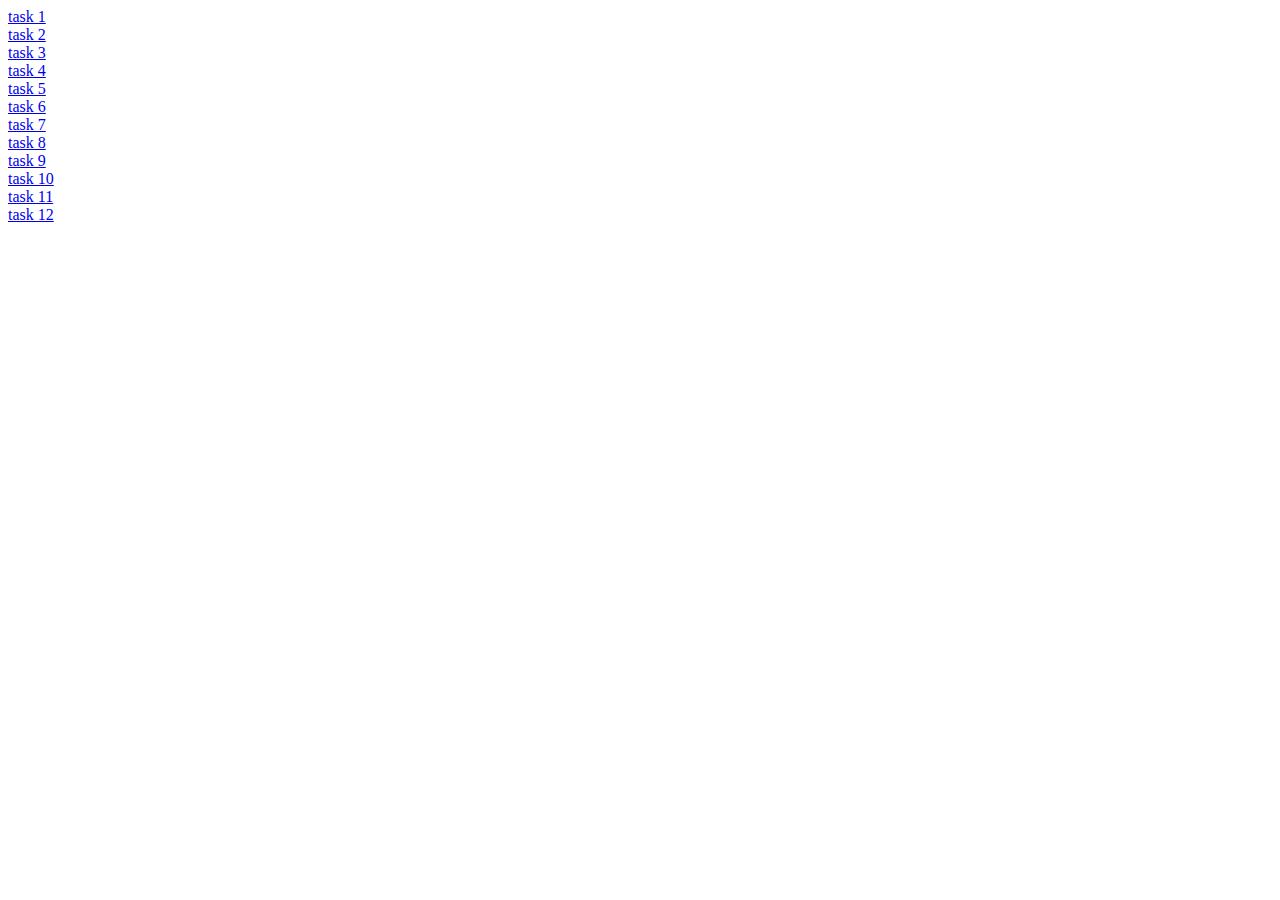
<file: index.html>
<!DOCTYPE html>
<html lang="en">
<head>
    <meta charset="UTF-8">
    <meta name="viewport" content="width=device-width, initial-scale=1.0">
    <title>all task</title>
</head>
<body>
    <div>
    <a href="tasks/task1.html">task 1</a>
</div>

<div>
    <a href="tasks/task2.html">task 2</a>
</div>

<div>
    <a href="tasks/task3.html">task 3</a>
</div>
<div>
    <a href="tasks/task4.html">task 4</a>
</div>

<div>
    <a href="tasks/task5.html">task 5</a>
</div>
<div>
    <a href="tasks/task6.html">task 6</a>
</div>
<div>
    <a href="tasks/task7.html">task 7</a>
</div>
<div>
    <a href="tasks/task8.html">task 8</a>
</div>
<div>
    <a href="tasks/task9.html">task 9</a>
</div>
<div>
    <a href="tasks/task10.html">task 10</a>
</div>
<div>
    <a href="tasks/task11.html">task 11</a>
</div>
<div>
    <a href="tasks/task12.html">task 12</a>
</div>



</body>
</html>
</file>
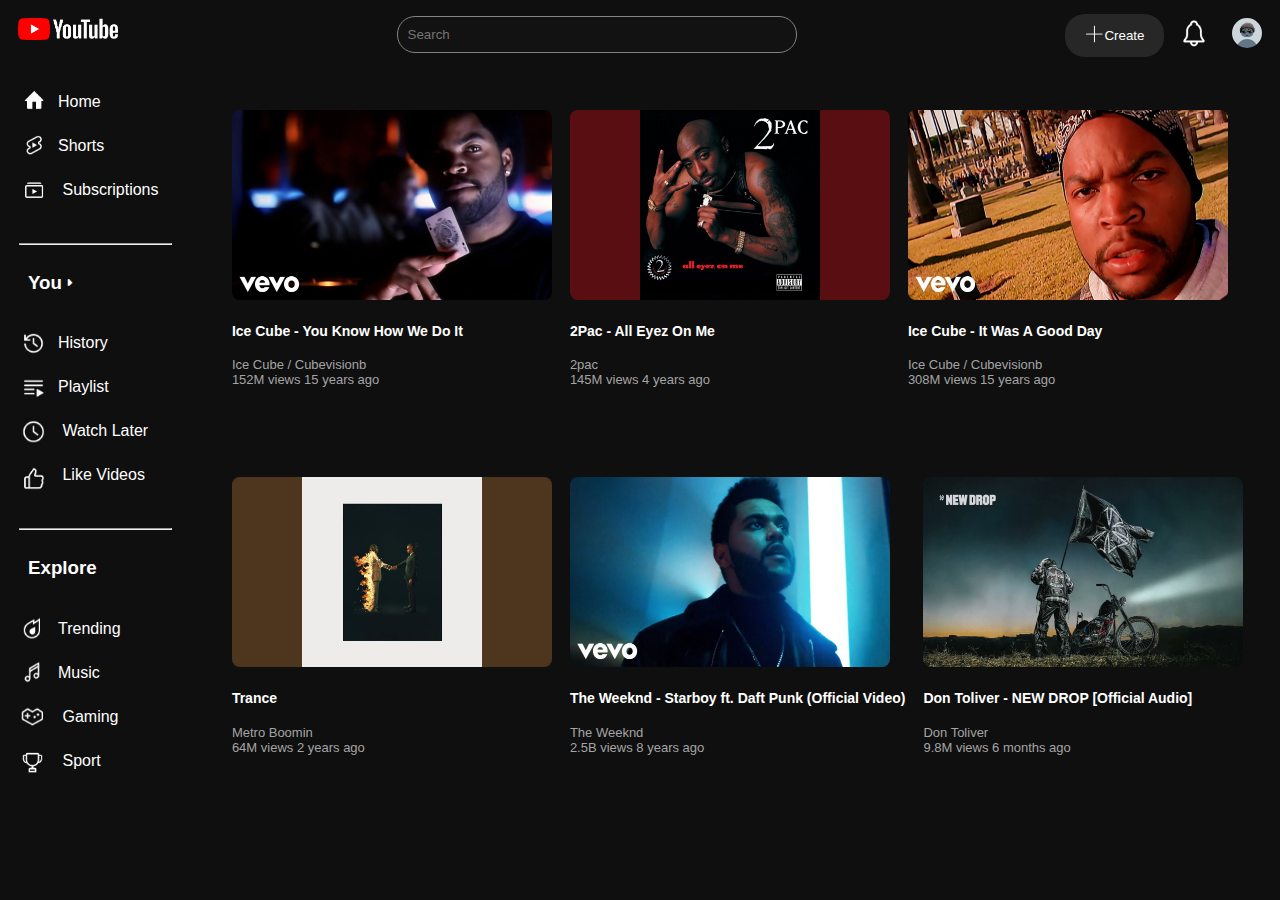
<file: task12/index.html>
<!DOCTYPE html>
<html lang="en">
<head>
    <meta charset="UTF-8">
    <meta name="viewport" content="width=device-width, initial-scale=1.0">
    <title>task 12</title>
    <link rel="stylesheet" href="style.css">
</head>
<body>
    <div class="youtube">
        <div class="header">
            <div><img class="style-img" src="../task12/images/Youtube-Logo-PNG.png" alt=""></div>
            <div><input type="text" placeholder="Search"></div>
            <div>
                <button>
                    <img class="style-img4" src="../task12/images/Screenshot_17-12-2024_193424_www.youtube.com.jpeg" alt=""><span class="s2">Create</span></button>
                <img class="style-img3" src="../task12/images/Screenshot_17-12-2024_193133_www.youtube.com.jpeg" alt="">
                <img class="style-img2" src="../task12/images/f2011bfb4e87a2e5219bd4c2fb02a5e9.jpg" alt="">
            </div>
        </div>

    <div class="hr">

        <div class="list">
            <ul class="list-style">
            <li class="li"><img class="style-img5" src="../task12/images/Screenshot_17-12-2024_195735_www.youtube.come.jpeg" alt=""><span class="s1">Home</span></li>
            <li class="li"><img class="style-img5" src="../task12/images/Screenshot_17-12-2024_195735_www.youdddtube.com.jpeg" alt=""><span class="s1">Shorts</span></li>
            <li class="li"><img class="style-img5" src="../task12/images/Screenshot_17-12-2024_195735_www.youtube.comgggg.jpeg" alt=""> <span class="s1">Subscriptions</span></li>
            <li class="li"></li>
            </ul>
            <hr class="line">
            <h3 class="mr-h">You &#x1F892;</h3>
            <ul class="list-style">
                <li class="li"><img class="style-img5" src="../task12/images/history.jpeg" alt=""><span class="s1">History</span></li>
                <li class="li"><img class="style-img5" src="../task12/images/share.jpeg" alt=""><span class="s1">Playlist</span></li>
                <li class="li"><img class="style-img5" src="../task12/images/time.jpeg"alt=""> <span class="s1">Watch Later</span></li>
                <li class="li"><img class="style-img5" src="../task12/images/like.jpeg"alt=""> <span class="s1">Like Videos</span></li>
                </ul>
                <hr class="line">
                <h3 class="mr-h">Explore</h3>
                <ul class="list-style">
                    <li class="li"><img class="style-img5" src="../task12/images/trending.jpeg" alt=""><span class="s1">Trending</span></li>
                    <li class="li"><img class="style-img5" src="../task12/images/music.jpeg" alt=""><span class="s1">Music</span></li>
                    <li class="li"><img class="style-img5" src="../task12/images/gaming.jpeg"alt=""> <span class="s1">Gaming</span></li>
                    <li class="li"><img class="style-img5" src="../task12/images/achive.jpeg"alt=""> <span class="s1">Sport</span></li>
                    </ul>
        </div>



        <div class="images">
            <figure>
           <img class="style-img6" src="../task12/images/maxresdefault (1).jpg" alt="">
           <figcaption><h4>Ice Cube - You Know How We Do It</h4><p class="mr-p">
        Ice Cube / Cubevisionb <br>
            152M views
            15 years ago</p></figcaption>
        </figure>
        <figure>
            <img class="style-img6" src="../task12/images/maxresdefault (2).jpg" alt="">
            <figcaption><h4>2Pac - All Eyez On Me</h4><p class="mr-p">2pac <br>
                145M views
                4 years ago</p></figcaption>
         </figure>  <figure>
            <img class="style-img6" src="../task12/images/maxres.jpg" alt="">
            <figcaption><h4>Ice Cube - It Was A Good Day</h4><p class="mr-p">Ice Cube / Cubevisionb <br>
                308M views
                15 years ago</p></figcaption>
         </figure>  
         <figure>
            <img class="style-img6" src="../task12/images/trance.jpg" alt="">
            <figcaption><h4>Trance
                </h4><p class="mr-p">
                    Metro Boomin<br>
                    64M views
                    2 years ago</p></figcaption>
         </figure>
         <figure>
            <img class="style-img6" src="../task12/images/maxresdefault (6).jpg" alt="">
            <figcaption><h4>The Weeknd - Starboy ft. Daft Punk (Official Video)
                </h4><p class="mr-p">
                    The Weeknd<br>
                    2.5B views
                    8 years ago
                    </p></figcaption>
         </figure>
         <figure>
            <img class="style-img6" src="../task12/images/maxresdefault (7).jpg" alt="">
            <figcaption><h4>Don Toliver - NEW DROP [Official Audio]
                </h4><p class="mr-p">
                    Don Toliver<br>
                    9.8M views
                6 months ago
                </p></figcaption>
         </figure>
        </div>
    </div>    


    </div>
</body>
</html>
</file>
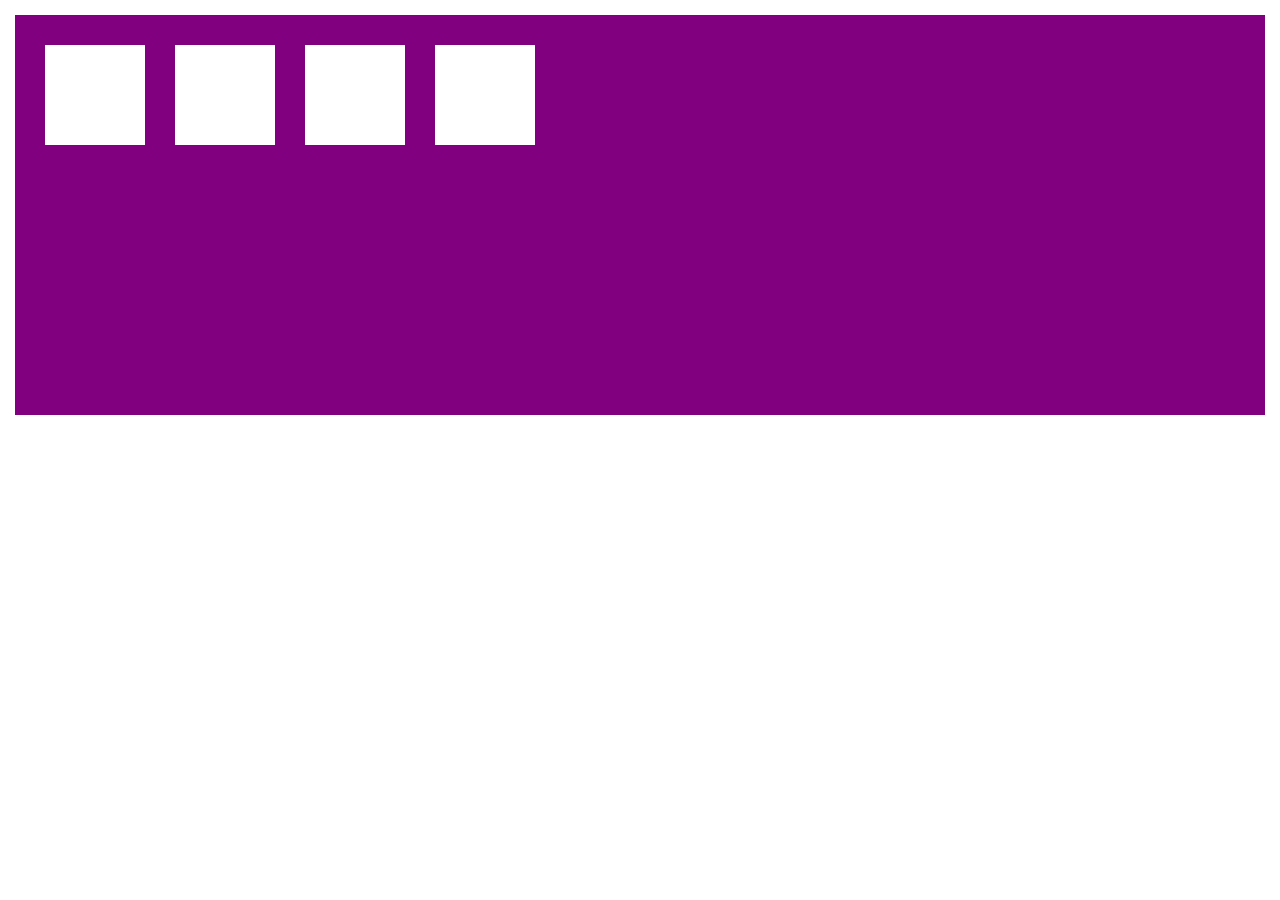
<file: tasks/task1.html>
<!DOCTYPE html>
<html lang="en">
<head>
    <meta charset="UTF-8">
    <meta name="viewport" content="width=device-width, initial-scale=1.0">
    <title>task 1</title>
    <link rel="stylesheet" href="../style.css">
</head>
<body>
<div class="a">

<div class="a0 a1"></div>
<div class="a0 a2"></div>
<div class="a0 a3"></div>
<div class="a0 a4"></div>


</div>




    
</body>
</html>
</file>
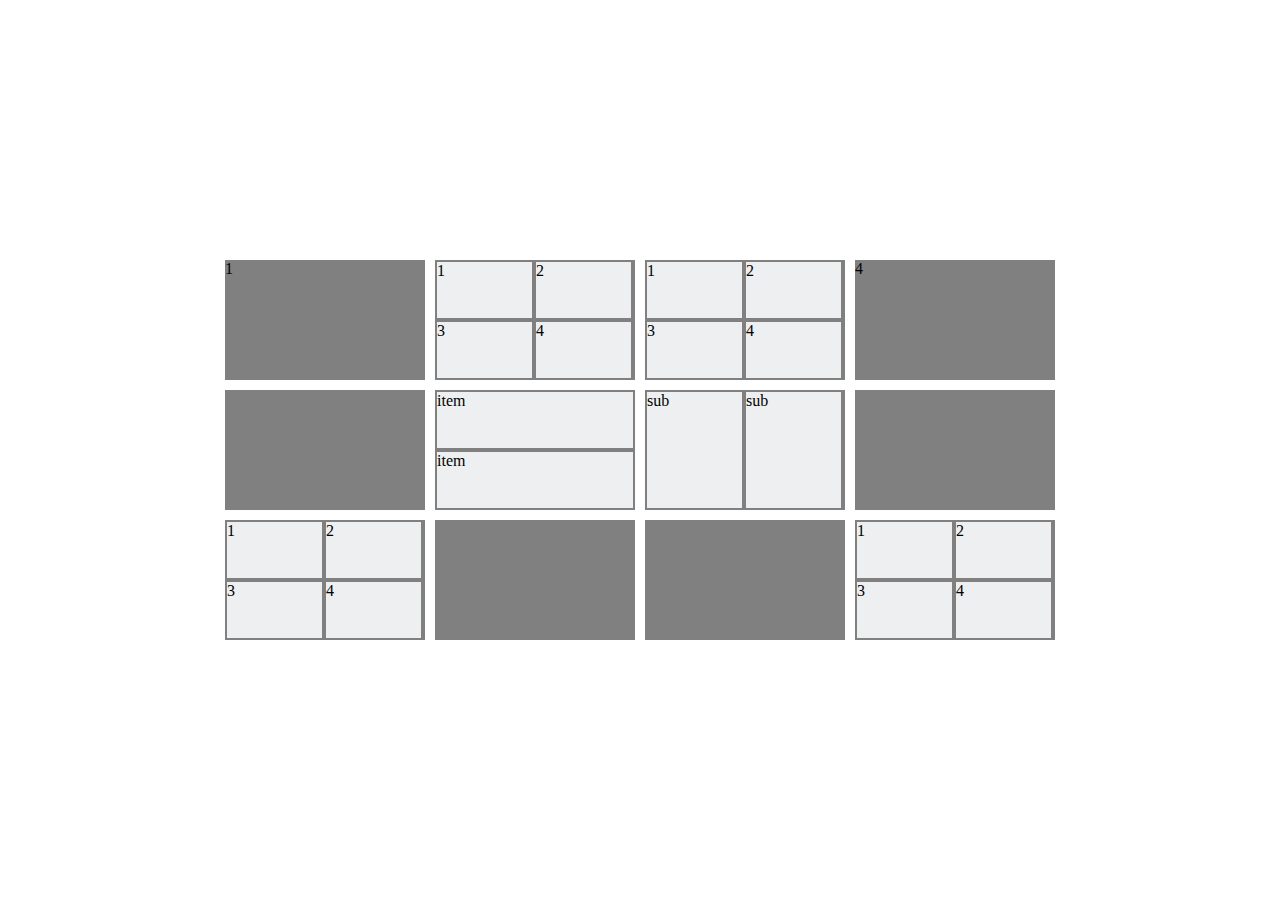
<file: tasks/task11.html>
<!DOCTYPE html>
<html lang="en">
<head>
    <meta charset="UTF-8">
    <meta name="viewport" content="width=device-width, initial-scale=1.0">
    <title>task 11</title>
    <link rel="stylesheet" href="../style.css">

</head>
<body>

<div class="main">
    <div class="main1">
        <div class="sub1">1</div>
        <div class="sub1">
              <div class="sub14">1</div>
              <div class="sub14">2</div>
              <div class="sub14">3</div>
              <div class="sub14">4</div>
        </div>
        <div class="sub1">
                <div class="sub14">1</div>
                <div class="sub14">2</div>
                <div class="sub14">3</div>
                <div class="sub14">4</div>
        </div>
        <div class="sub1">4</div>
    </div>

    <div class="main1">
        <div class="sub1"></div>
        <div class="sub1">
            <div class="sub20">item</div>
            <div class="sub20">item</div>
        </div>
        <div class="sub1">
            <div class="sub21">sub</div>
            <div class="sub21">sub</div>
        </div>
        <div class="sub1"></div>
    </div>

    <div class="main1">
        <div class="sub1">
                <div class="sub14">1</div>
                <div class="sub14">2</div>
                <div class="sub14">3</div>
                <div class="sub14">4</div>
        </div>
        <div class="sub1"></div>
        <div class="sub1"></div>
        <div class="sub1">
            <div class="sub14">1</div>
            <div class="sub14">2</div>
            <div class="sub14">3</div>
            <div class="sub14">4</div
        </div>
    </div>
    </div>
</div>








    
    
</body>
</html>
</file>
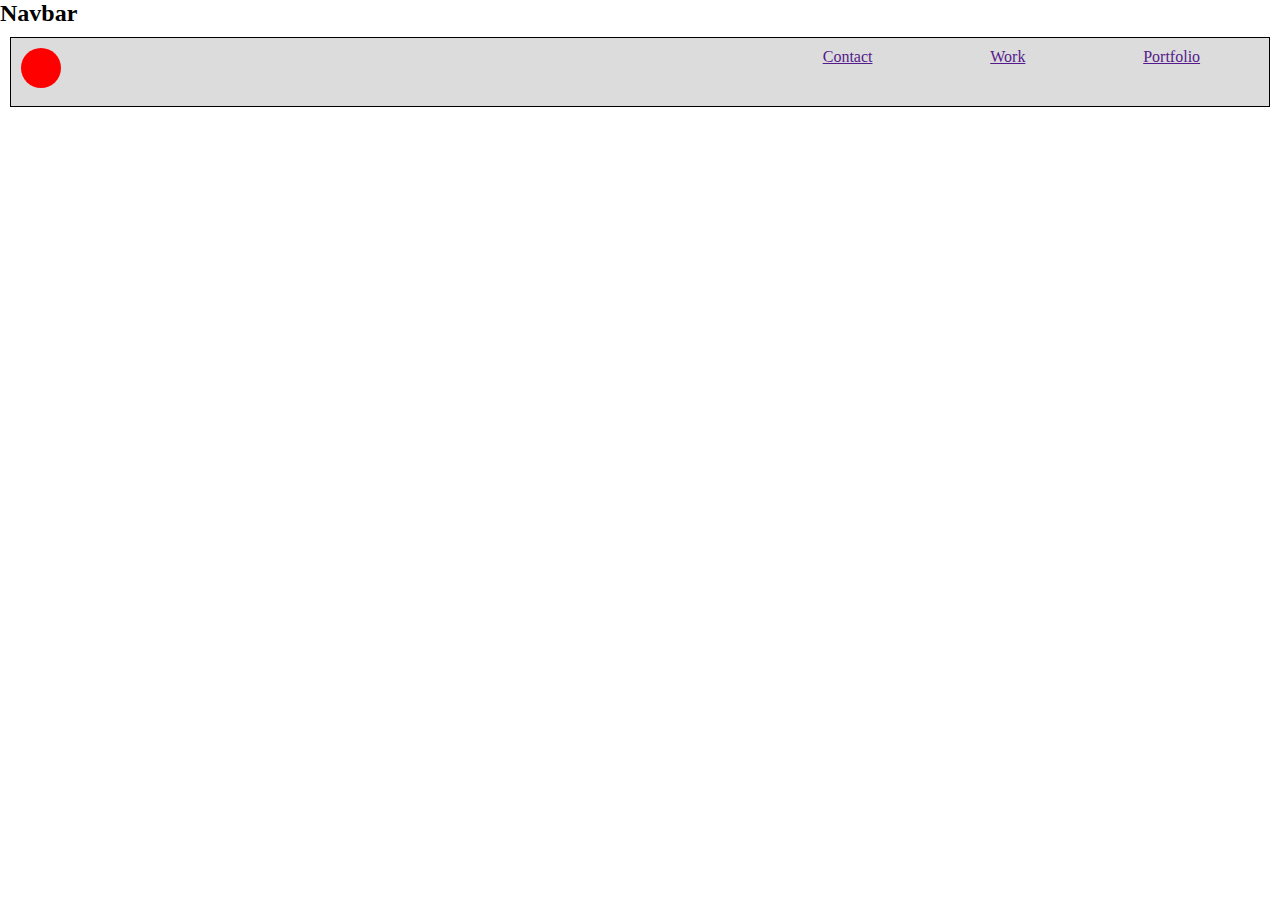
<file: tasks/task2.html>
<!DOCTYPE html>
<html lang="en">
<head>
    <meta charset="UTF-8">
    <meta name="viewport" content="width=device-width, initial-scale=1.0">
    <title>task 2</title>
    <link rel="stylesheet" href="../style.css">

</head>
<body>
<h2 class="b0">Navbar</h2>
<nav class="b1">
<div class="logo"></div>
<div class="b b2"> <a class="b3" href="">Contact</a><a class="b3" href="">Work</a>
  <a class="b3" href="">Portfolio</a>
     </div>



</nav>



    
</body>
</html>
</file>
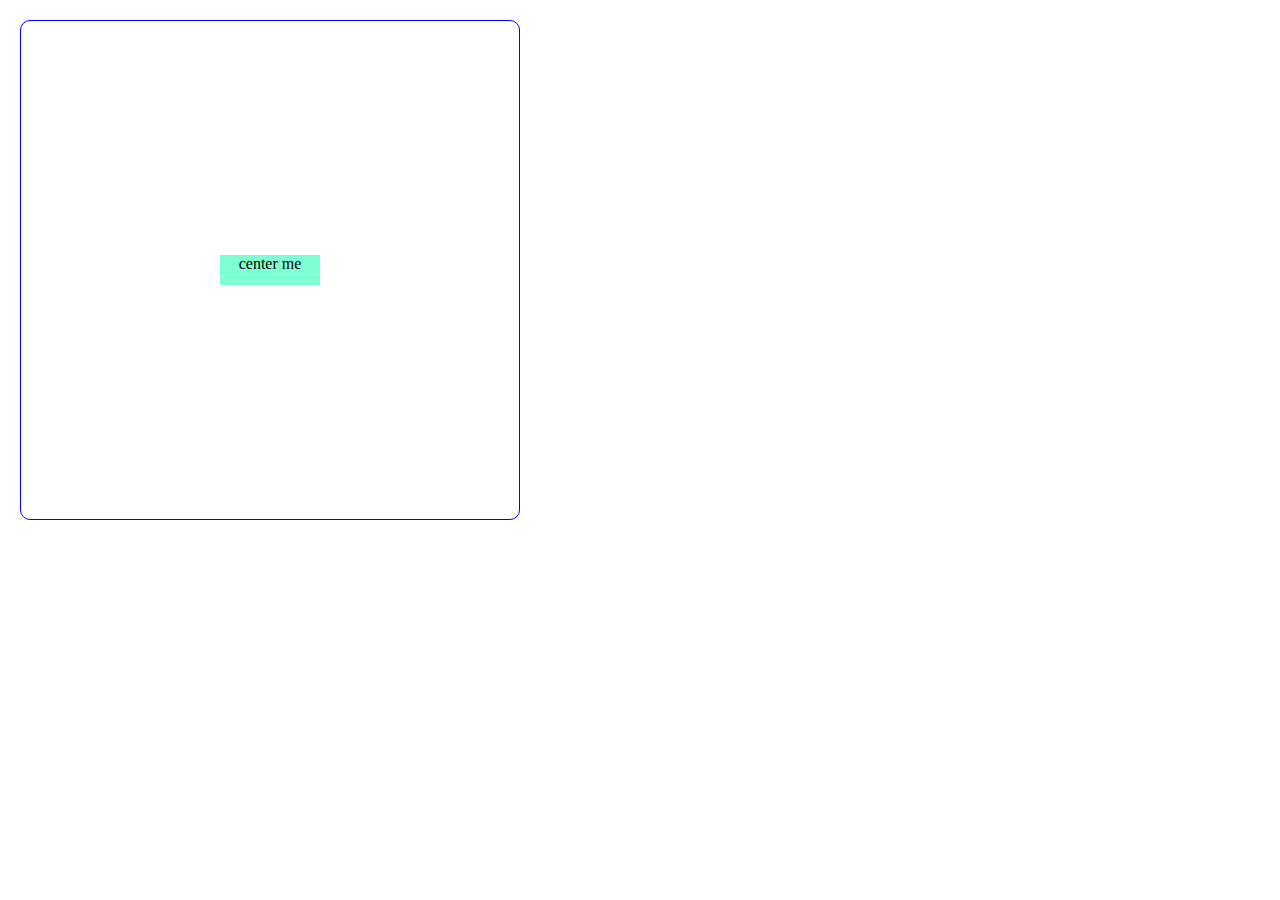
<file: tasks/task3.html>
<!DOCTYPE html>
<html lang="en">
<head>
    <meta charset="UTF-8">
    <meta name="viewport" content="width=device-width, initial-scale=1.0">
    <title>task 3</title>
    <link rel="stylesheet" href="../style.css">

</head>
<body>


<div class="c">


    <div class="c1">center me</div>
</div>




    
</body>
</html>
</file>
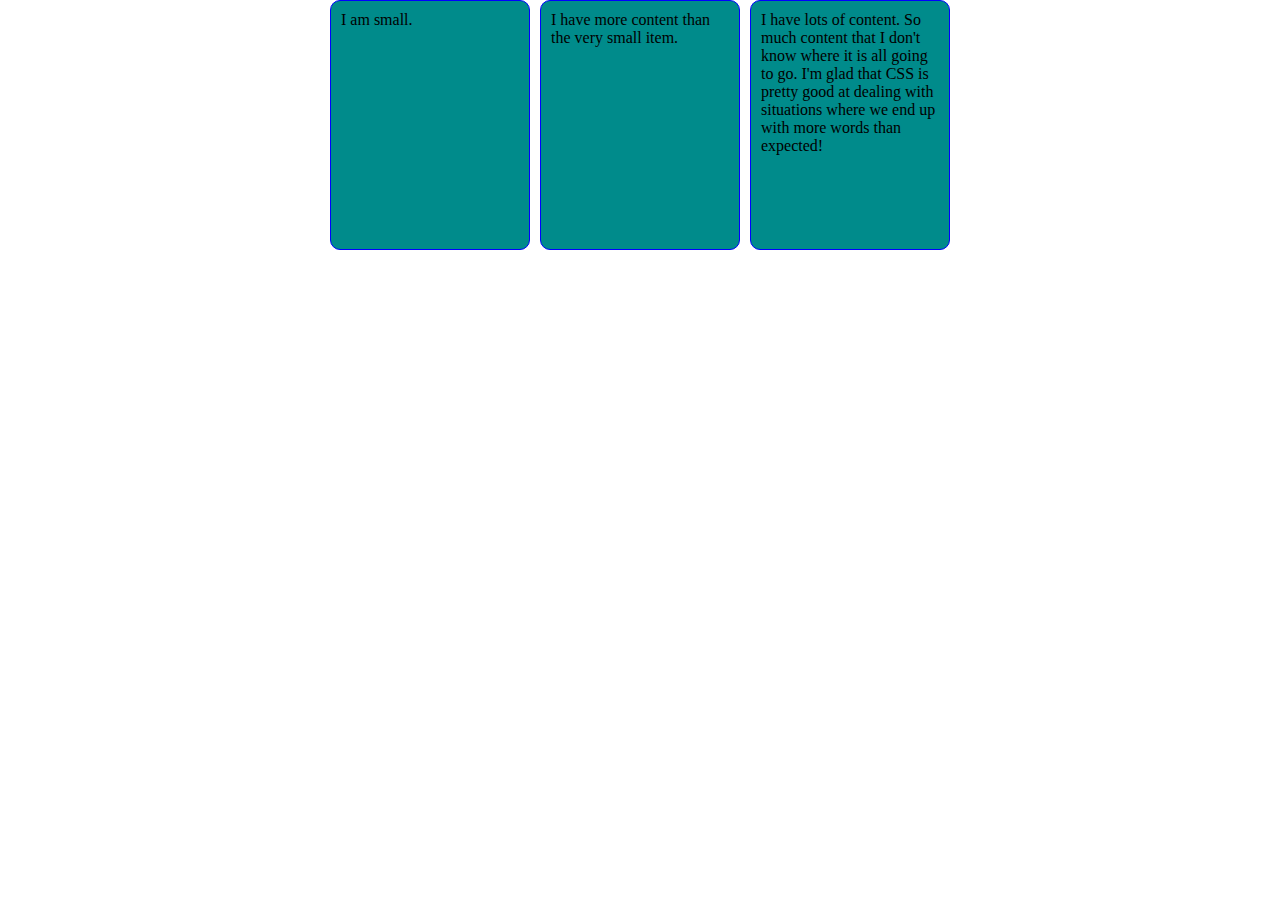
<file: tasks/task4.html>
<!DOCTYPE html>
<html lang="en">
<head>
    <meta charset="UTF-8">
    <meta name="viewport" content="width=device-width, initial-scale=1.0">
    <title>task 4</title>
    <link rel="stylesheet" href="../style.css">

</head>
<body>
<div class="d0">
<div class="d d1">I am small.</div>
<div class="d d2">I have more content than the very small item.</div>
<div class="d d3">I have lots of content. So much content that I don't know where it is all going to go. I'm glad that CSS is pretty good at dealing with situations where we end up with more words than expected!   

</div>

    


</div>



</body>
</html>
</file>
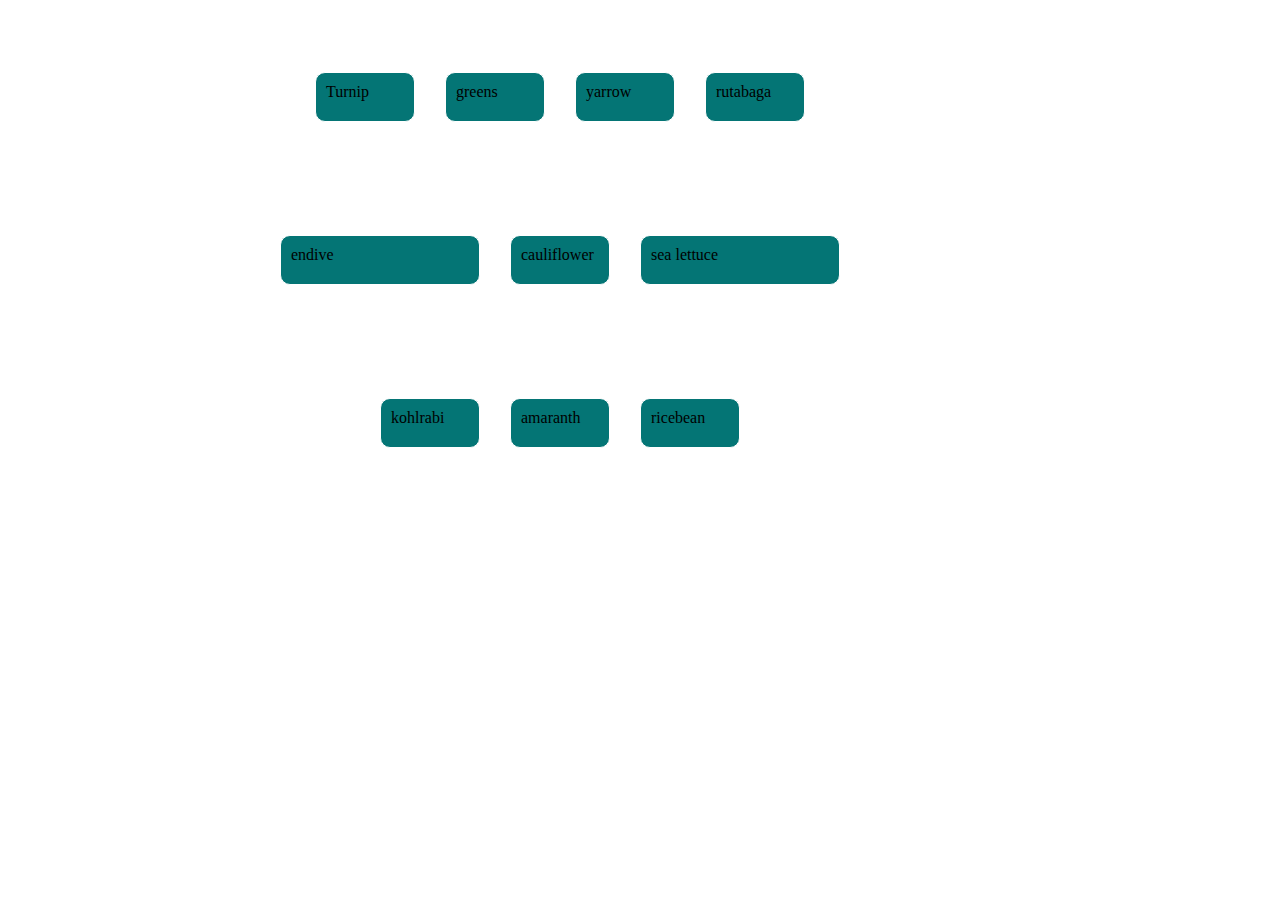
<file: tasks/task5.html>
<!DOCTYPE html>
<html lang="en">
<head>
    <meta charset="UTF-8">
    <meta name="viewport" content="width=device-width, initial-scale=1.0">
    <title>task 5</title>
    <link rel="stylesheet" href="../style.css">

</head>
<body>
<div class="e0">
   
<div class="e e1">Turnip</div>
<div class="e e2">greens</div>
<div class="e e3">yarrow</div>
<div class="e e4">rutabaga</div>
<div class="e e5">endive</div>
<div class="e e6">cauliflower</div>
<div class="e e7">sea lettuce</div>
<div class="e e8">kohlrabi</div>
<div class="e e9">amaranth</div>
<div class="e e10">ricebean</div>

</div>    





</body>
</html>
</file>
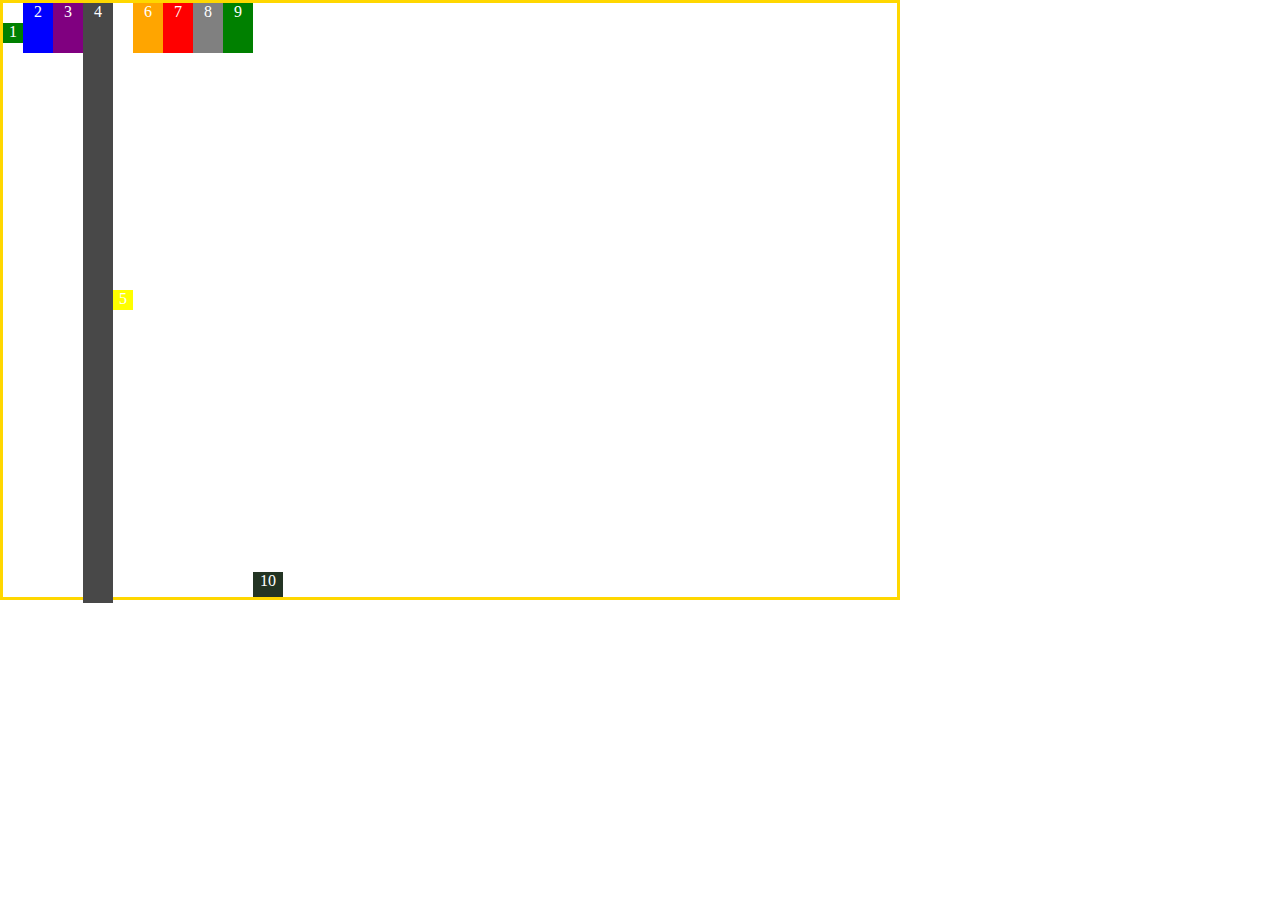
<file: tasks/task6.html>
<!DOCTYPE html>
<html lang="en">
<head>
    <meta charset="UTF-8">
    <meta name="viewport" content="width=device-width, initial-scale=1.0">
    <title>task 6</title>
    <link rel="stylesheet" href="../style.css">

</head>
<body>

    <div class="f">
<div class="f0 f1">1</div>
<div class="f0 f2">2</div>
<div class="f0 f3">3</div>
<div class="f0 f4">4</div>
<div class="f0 f5">5</div>
<div class="f0 f6">6</div>
<div class="f0 f7">7</div>
<div class="f0 f8">8</div>
<div class="f0 f9">9</div>
<div class="f0 f10">10</div>


    </div>







    
</body>
</html>
</file>
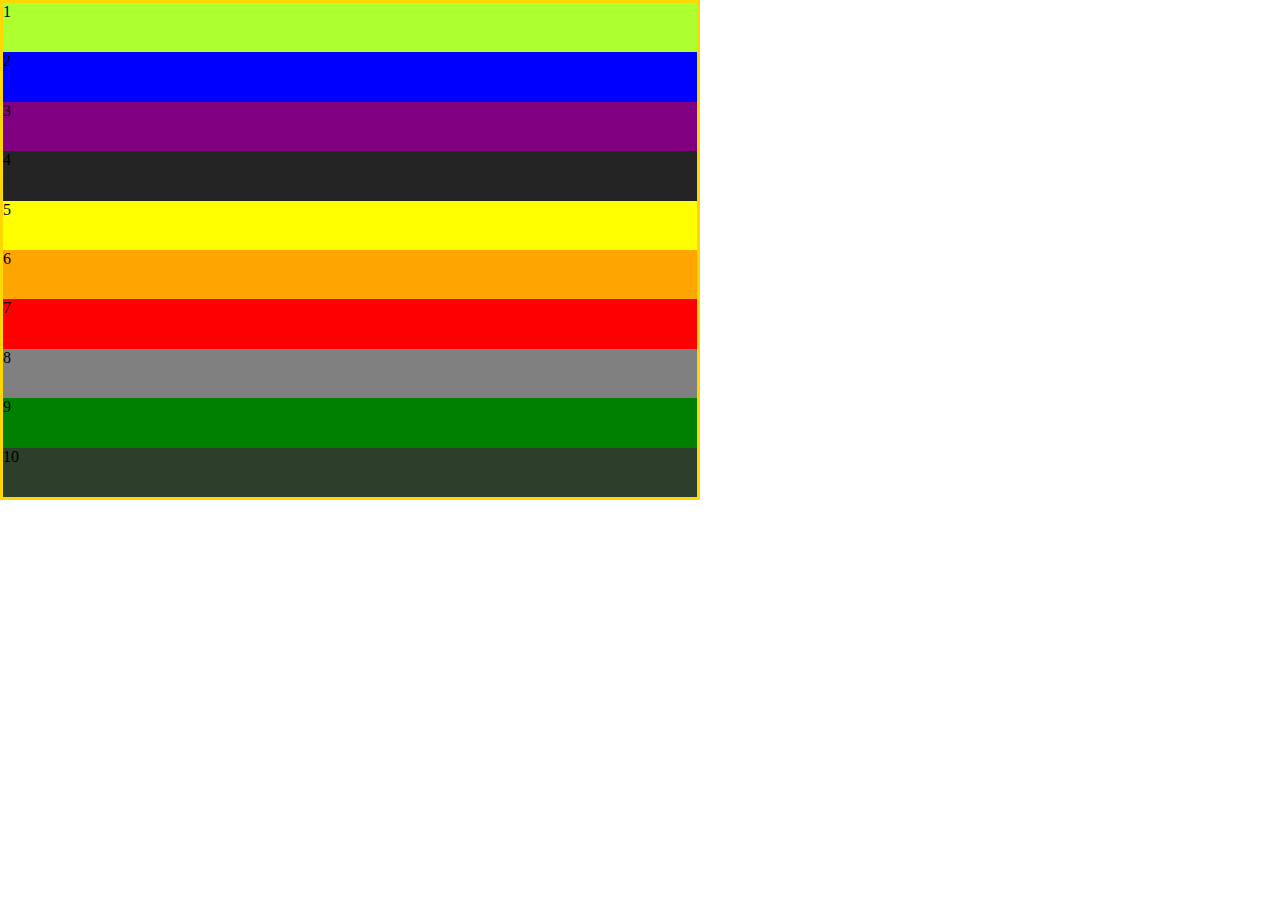
<file: tasks/task7.html>
<!DOCTYPE html>
<html lang="en">
<head>
    <meta charset="UTF-8">
    <meta name="viewport" content="width=device-width, initial-scale=1.0">
    <title>task 7</title>
    <link rel="stylesheet" href="../style.css">

</head>
<body>


    <div class="j">
        <div class="j0 j1">1</div>
        <div class="j0 j2">2</div>
        <div class="j0 j3">3</div>
        <div class="j0 j4">4</div>
        <div class="j0 j5">5</div>
        <div class="j0 j6">6</div>
        <div class="j0 j7">7</div>
        <div class="j0 j8">8</div>
        <div class="j0 j9">9</div>
        <div class="j0 j10">10</div>
        
        
            </div>
        
    
</body>
</html>
</file>
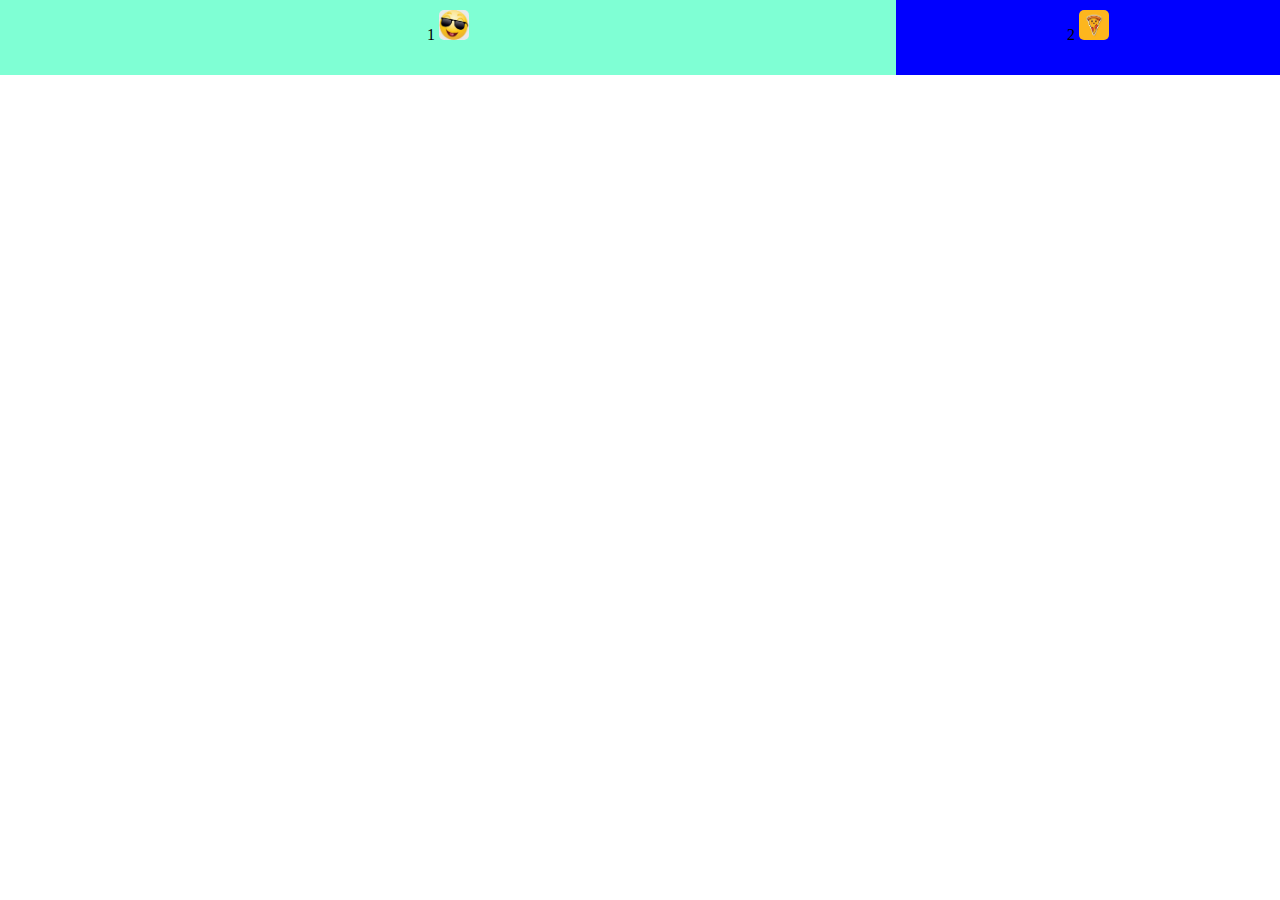
<file: tasks/task8.html>
<!DOCTYPE html>
<html lang="en">
<head>
    <meta charset="UTF-8">
    <meta name="viewport" content="width=device-width, initial-scale=1.0">
    <title>task 8</title>
    <link rel="stylesheet" href="../style.css">

</head>
<body>

<div class="g0">

<p class="g g1">1 <span class="g3"> <img src="../images/download.jpeg"></span></p>
<p class="g g2">2 <span class="g4"><img src="../images/2.jpeg"></span></p>

</div>




    
</body>
</html>
</file>
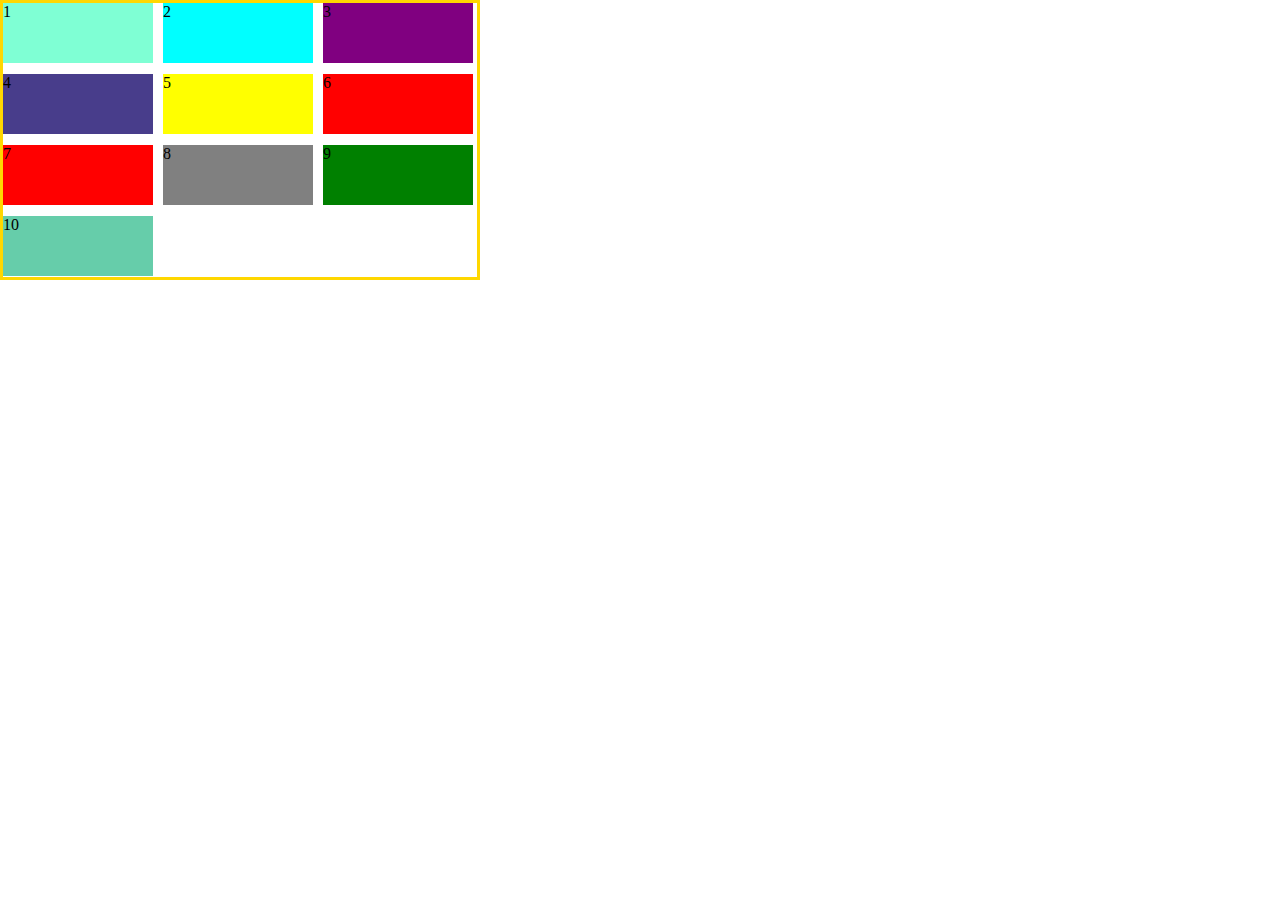
<file: tasks/task9.html>
<!DOCTYPE html>
<html lang="en">
<head>
    <meta charset="UTF-8">
    <meta name="viewport" content="width=device-width, initial-scale=1.0">
    <title>task 9</title>
    <link rel="stylesheet" href="../style.css">

</head>
<body>

    <div class="jj">
        <div class="jj0 jj1">1</div>
        <div class="jj0 jj2">2</div>
        <div class="jj0 jj3">3</div>
        <div class="jj0 jj4">4</div>
        <div class="jj0 jj5">5</div>
        <div class="jj0 jj6">6</div>
        <div class="jj0 jj7">7</div>
        <div class="jj0 jj8">8</div>
        <div class="jj0 jj9">9</div>
        <div class="jj0 jj10">10</div>
        
        
            </div>


    
</body>
</html>
</file>
<file: task12/style.css>
body{
    background-color: #0f0f0f;
}
.header{
    display: flex;
    justify-content: space-between;
   
}
.style-img{
    width:100px;
    height: auto;
    margin: 10px;
}
input{
    background-color: #121212;
    border-radius: 18px;
    margin: 8px 0;
    color: white;
    box-sizing: border-box;
    border: 1px solid #838383;
    padding: 10px; 
    width: 400px;
}
.style-img2{
    width:30px;
    height: 30px;
    border-radius: 50%;
    margin: 10px;
}
.style-img3{
    width:30px;
    height: 30px;
    border-radius: 50%;
    margin: 10px;
}
button{
    width: 99px;
    background-color: #272727;
    border: 0px;
    border-radius: 20px;
    color: white;
    padding: 10px;
    position: relative;
    bottom: 14px;
   
}
.style-img4{
    width:20px;
    height: 20px;

}
.list{
    width: 17%;
    color: white;
 font-family: Arial, Helvetica, sans-serif;
 display: flex;
 flex-direction: column;

}
.list-style{
list-style: none;
}
.style-img5{
    width:30px;
    height: 30px;
    position: relative;
    right: 30px;

}
.li{
    margin-bottom: 10px;
}
.s1{
position: relative;
bottom: 10px;
margin-left: 10px;
right: 30px;
}
.s2{
position: relative;
bottom: 4px;
}
.line{
    width: 70%;
    position: relative;
    right: 20px;
    background-color: #484848;
}
.mr-h{
    position: relative;
    left: 20px;
}
.hr{
    display: flex;
    flex-direction: row;
}
.style-img6{
    width:320px;
    height: 190px;
    border-radius: 8px;
    
}
.images{
    width: 83%;
    display: flex;
    position: relative;
    top: 30px;
    left: x;
    flex-wrap: wrap;
}
    figure {
       
        margin: 9px;
    }
    figcaption {
        margin-top: 10px;
        font-size: 14px;
        color: #ffffff;
        font-family: Arial, Helvetica, sans-serif;
    }
.mr-p{
    font-size: 13px;
    color: #a4a4a4;
}
</file>
<file: style.css>
*{
margin: 0;
padding: 0;
box-sizing: border-box;
}



/* task 1 */
.a{
height: 400px ;
background-color: purple;
margin: 15px;
padding: 15px;
display: flex;

}
.a0{
width: 100px;
height: 100px;
background-color: white;
margin: 15px;
padding: 15px;
}
/* ############################################ */
/* task 2 */

.b1{
border: solid black 1px;
height: 70px;
margin: 10px;
padding: 10px;
background-color: gainsboro;
display: flex;
flex-flow: row wrap;
justify-content:space-between;
}
.b2{
    display: flex;
    justify-content: space-around;
width: 40%;


}


.logo{
   width: 40px;
height: 40px;
background-color: red;
border-radius: 50%;
text-align: center;
}



/* ############################################ */
/* task 3 */

.c{
border: 1px blue solid;
border-radius: 10px;
width: 500px;
height: 500px;
padding: 20px;
margin: 20px;
display: flex;
justify-content: center;
align-items: center;

}

.c1{
width: 100px;
height: 30px ;
background-color: aquamarine;
text-align: center;
}


/* ############################################ */
/* task 4 */

.d0{
    display: flex;
    justify-content: center;
    gap: 10px;
}

.d{
border: solid 1px blue;
border-radius: 10px;
width:200px;
height: 250px;
background-color: darkcyan;
padding: 10px;

}

/* ############################################ */
/* task 5 */

.e0{
    position: absolute;
    left: 250px;
    height: 500px;
    width: 600px;
display: flex;
margin: 10px;
padding: 10px;
gap: 10px;
flex-flow: row wrap;
justify-content: center;
align-items: center;


}


.e{
background-color: rgb(4, 117, 117);
border: 1px solid white;
border-radius: 10px;
margin: 10px;
padding: 10px;
height: 50px;
width: 100px;
flex-wrap: 1;
}

.e5{
flex-basis: 200px;


}

.e7{
    flex-grow: 2;
 
    
    }



 
/* ############################################ */
/* task 6 */

.f{
border: gold solid 3px;
height: 600px;
width: 900px;
display: flex;

}
.f0{
width: 30px;
height: 50px;
text-align: center;
color: white;

}


.f1{
background-color: green;
align-self:flex-start;
width: 20px;
height: 20px;
margin-top: 20px;

}

.f2{
background-color: blue;
align-self: flex-start;

}

.f3{
    background-color: purple;
    align-self: flex-start;
    
    }
    
    .f4{
        background-color:rgb(72, 72, 72);
        align-self: stretch;
        height: 600px;
        }
        
        .f5{
background-color: yellow;
width: 20px;
height: 20px;
align-self: center;

    }
   .f6{
     background-color: orange;
      align-self: flex-start;
            
   }


   .f7{
 background-color: red;
  align-self: flex-start;
       }

       .f8{
        background-color: gray;
        align-self: flex-start;
        
        }
        .f9{
            background-color: green;
            align-self: flex-start;
            
            }
            .f10{
                background-color: rgb(35, 52, 35);
                align-self: flex-end;
                height: 25px;
                }

/* ############################################ */

/* task 7 */


.j{
    border: gold solid 3px;
    height: 500px;
    width: 700px;
    display: flex;
    flex-flow: column ;
    
}

.j0{
height: 50px;

}
.j1{
    background-color: greenyellow;
}

.j2{
    background-color: blue;
}
.j3{
    background-color: purple;
}
.j4{
    background-color: rgb(37, 36, 36);
}
.j5{
    background-color: yellow;
}
.j6{
    background-color: orange;
}
.j7{
    background-color: red;
}
.j8{
    background-color: gray;
}
.j9{
    background-color: green;
}
.j10{
    background-color: rgb(43, 63, 43);
}



/* ############################################ */

/* task 8 */

.g0{
height: 75px;
width: 100%;
display: flex;

}

.g1{
background-color: aquamarine;
width: 70%;
text-align: center;

}

.g3 img{
width: 30px;
height: 30px;
border-radius: 5px;
margin-top: 10px;
}

.g2{
    background-color: blue;
    width:30%;
    text-align: center;
    
    }
    .g4 img{

        width: 30px;
        height: 30px;
        border-radius: 5px;
        margin-top: 10px;
        }

/* ############################################ */

/* task 9 */
.jj{

    border: gold solid 3px;
    height: 280px;
    width: 480px;
    display: flex;
    flex-flow: row wrap;
    gap: 10px;


}

.jj0{
height:60px;
width: 150px;

}

.jj1{
background-color:aquamarine;
}
.jj2{

background-color: aqua;

}

.jj3{
background-color: purple;


}


.jj4{
    background-color: darkslateblue;
}

.jj5{
background-color: yellow;

}

.jj6{
    background-color: red;
}

.jj7{

    background-color: red;
}

.jj8{
background-color: gray;

}

.jj9{
background-color: green;

}

.jj10{
background-color: mediumaquamarine;

}


/* ############################################ */

/* task 10 */
.omar{
    height: 100vh;
    display: flex;
    flex-direction: column;
    align-items: center;
width: 100%;

}

 .omar1{
    display: flex;
    justify-content: space-between;
    background-color: white;
    width: 100%;
    height: 10vh;
    padding: 10px 20px;
}

.omar2 , .omar3{
width: 20%;
display: flex;
justify-content: space-evenly;
}


.omar2 a, .omar3 a{
    text-decoration: none;
    color: black;
}

.omar4{
flex-direction: column;
display: flex;
justify-content: center;
align-items: center;
height: 80vh;

}



.omar5{
background-color: gainsboro;
display: flex;
justify-content: space-between;
align-items: flex-end;
height: 10vh;
width: 100%;

} 

.omar6 , .omar7{
    width: 20%;
    display: flex;
    justify-content: space-evenly;
padding: 20px;
}

.omar6 a , .omar7 a{

    text-decoration: none;
    color: black;

}










/* ############################################ */

/* task 11 */

.main{
width: 100%;
height: 100vh;
display: flex;
flex-flow: column wrap;
justify-content: center;
align-items: center;
}

.main1{
display: flex;
flex-direction: row;
}
.sub1{
background-color: gray;
width: 200px;
height: 120px;
margin: 5px;
display: flex;
flex-wrap: wrap;
}
.sub14{

background-color: rgb(237, 239, 240);
width: 95px;
margin: 2px;
}

.sub20{
background-color: rgb(237, 239, 240);
display: flex;
flex-direction: column;
margin: 2px;
width: 200px;
}

.sub21{
    background-color: rgb(237, 239, 240);
display: flex;
flex-direction: row;
margin: 2px;
width: 95px;

}
</file>
